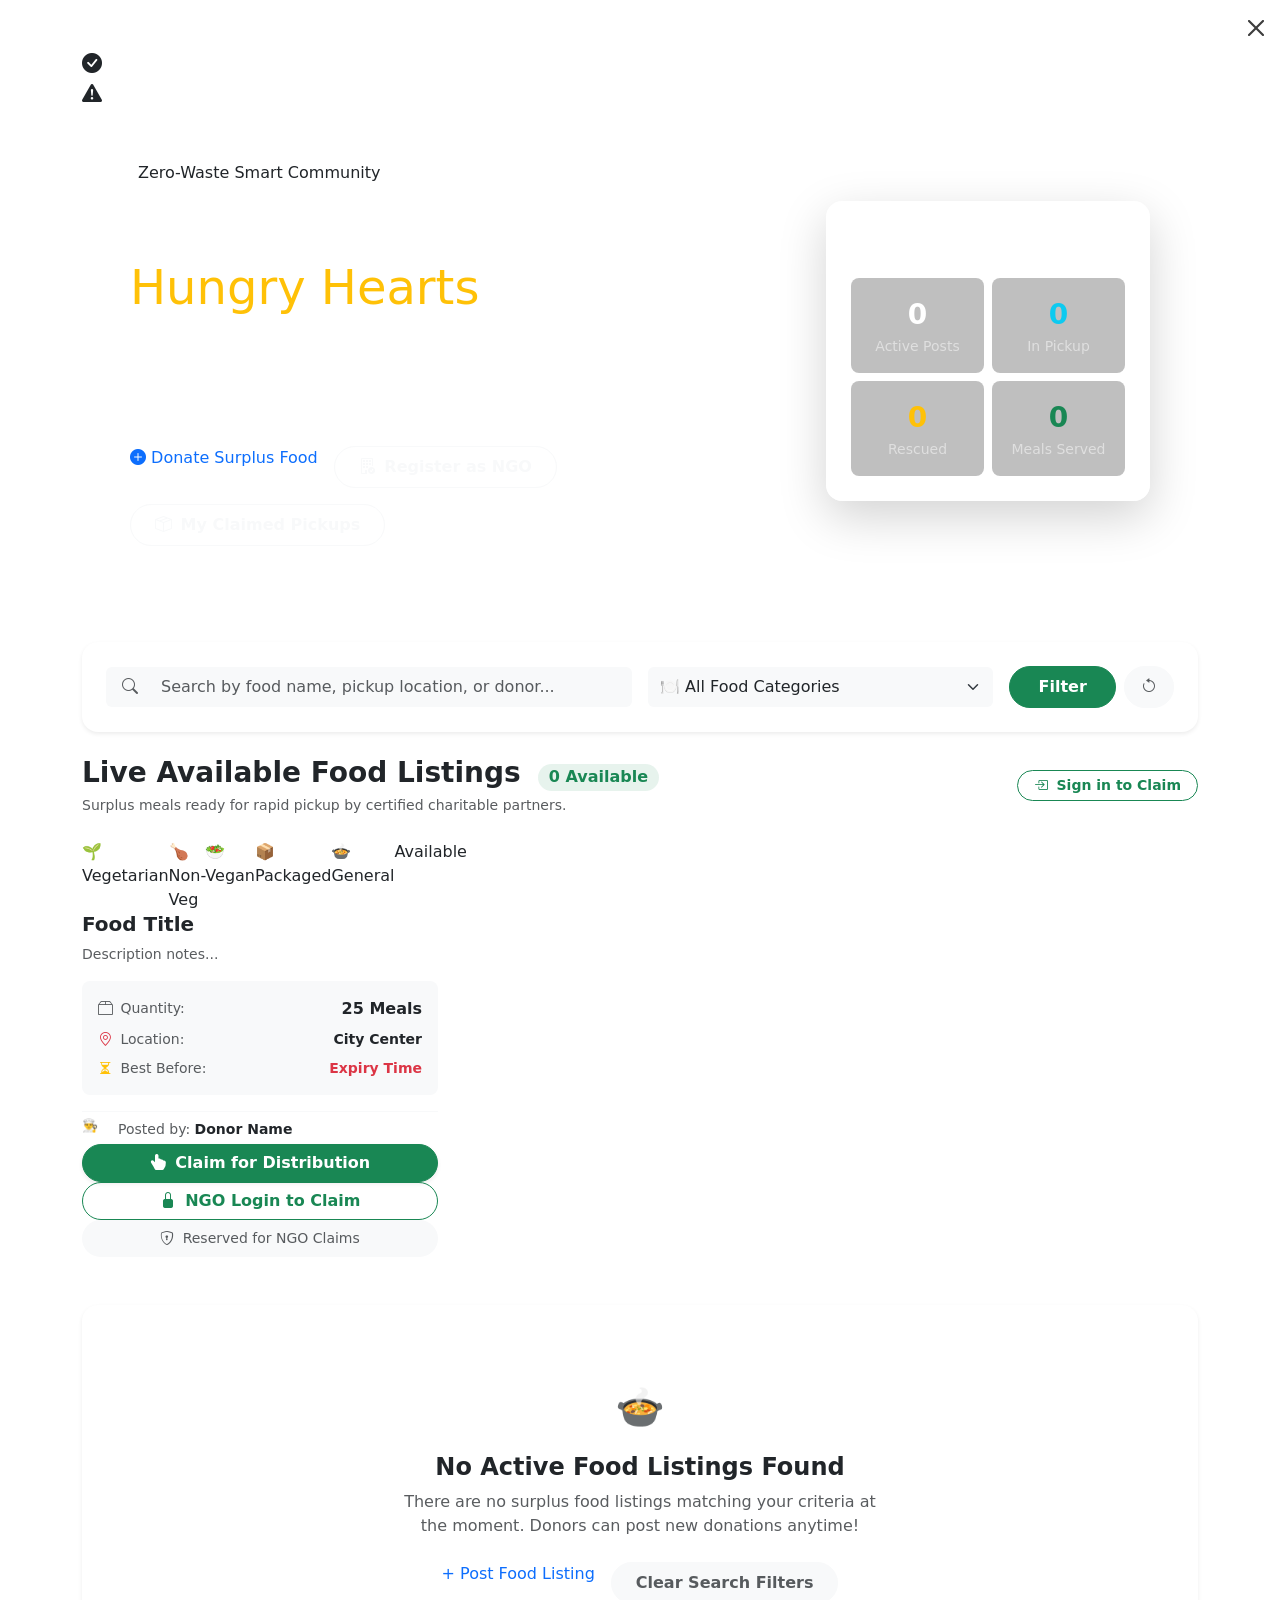
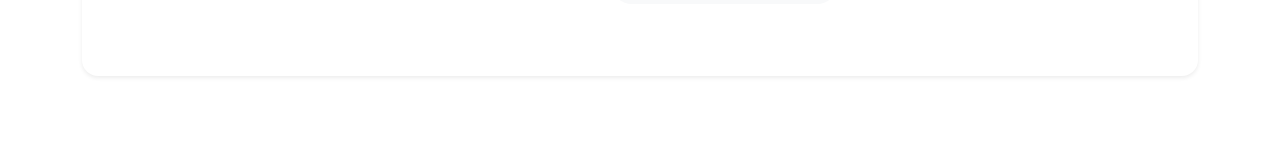
<file: src/main/resources/templates/index.html>
<!DOCTYPE html>
<html xmlns:th="http://www.thymeleaf.org" lang="en">
<head>
    <meta charset="UTF-8">
    <meta name="viewport" content="width=device-width, initial-scale=1.0">
    <title>Smart Food Donation System - Feed Hope, Reduce Waste</title>
    <!-- Bootstrap 5 CSS -->
    <link rel="stylesheet" href="https://cdn.jsdelivr.net/npm/bootstrap@5.3.2/dist/css/bootstrap.min.css">
    <link rel="stylesheet" href="https://cdn.jsdelivr.net/npm/bootstrap-icons@1.11.3/font/bootstrap-icons.min.css">
    <!-- Custom Design System Stylesheet -->
    <link rel="stylesheet" th:href="@{/css/style.css}">
</head>
<body class="d-flex flex-column min-vh-100">

<!-- Include Reusable Glassmorphism Navbar -->
<div th:replace="~{fragments/navbar :: navbar}"></div>

<main class="flex-grow-1">
    <div class="container py-4 py-lg-5">

        <!-- Flash Messages -->
        <div th:if="${successMessage}" class="custom-alert custom-alert-success alert-dismissible fade show" role="alert">
            <i class="bi bi-check-circle-fill fs-5"></i>
            <span th:text="${successMessage}"></span>
            <button type="button" class="btn-close ms-auto" data-bs-dismiss="alert" aria-label="Close"></button>
        </div>
        <div th:if="${errorMessage}" class="custom-alert custom-alert-danger alert-dismissible fade show" role="alert">
            <i class="bi bi-exclamation-triangle-fill fs-5"></i>
            <span th:text="${errorMessage}"></span>
            <button type="button" class="btn-close ms-auto" data-bs-dismiss="alert" aria-label="Close"></button>
        </div>

        <!-- Hero Section with Glassmorphism and Animated Badges -->
        <div class="hero-wrapper p-4 p-md-5 mb-5">
            <div class="row align-items-center position-relative" style="z-index: 1;">
                <div class="col-lg-8">
                    <div class="d-inline-flex align-items-center gap-2 hero-pill mb-3">
                        <span class="pulse-dot text-emerald"></span>
                        <span>Zero-Waste Smart Community</span>
                    </div>
                    <h1 class="display-5 fw-extrabold text-white mb-3">
                        Bridging Surplus Food to <span class="text-warning">Hungry Hearts</span>
                    </h1>
                    <p class="lead text-white-50 mb-4 pe-lg-5">
                        A real-time intelligent platform connecting restaurants, caterers, and food donors directly with verified NGOs to eliminate food waste and fight hunger.
                    </p>
                    <div class="d-flex flex-wrap gap-3">
                        <a th:if="${session.loggedInUser == null or session.userRole == 'DONOR'}" href="/donate" class="btn-primary-custom text-decoration-none">
                            <i class="bi bi-plus-circle-fill"></i>
                            <span>Donate Surplus Food</span>
                        </a>
                        <a th:if="${session.loggedInUser == null}" href="/register" class="btn btn-outline-light rounded-pill px-4 py-2 fw-semibold">
                            <i class="bi bi-building-check me-1"></i> Register as NGO
                        </a>
                        <a th:if="${session.loggedInUser != null and session.userRole == 'NGO'}" href="/ngo/dashboard" class="btn btn-outline-light rounded-pill px-4 py-2 fw-semibold">
                            <i class="bi bi-box-seam me-1"></i> My Claimed Pickups
                        </a>
                    </div>
                </div>

                <div class="col-lg-4 mt-4 mt-lg-0 text-center">
                    <div class="bg-white bg-opacity-10 backdrop-blur border border-white border-opacity-20 rounded-4 p-4 text-start text-white shadow-lg">
                        <div class="d-flex align-items-center gap-2 mb-3">
                            <i class="bi bi-activity text-emerald fs-4"></i>
                            <span class="fw-bold fs-6">Live Network Pulse</span>
                        </div>
                        <div class="row g-2 text-center">
                            <div class="col-6">
                                <div class="bg-black bg-opacity-25 rounded-3 p-3">
                                    <div class="fs-3 fw-bold text-emerald" th:text="${stats.availableCount}">0</div>
                                    <div class="small text-white-50">Active Posts</div>
                                </div>
                            </div>
                            <div class="col-6">
                                <div class="bg-black bg-opacity-25 rounded-3 p-3">
                                    <div class="fs-3 fw-bold text-info" th:text="${stats.claimedCount}">0</div>
                                    <div class="small text-white-50">In Pickup</div>
                                </div>
                            </div>
                            <div class="col-6">
                                <div class="bg-black bg-opacity-25 rounded-3 p-3">
                                    <div class="fs-3 fw-bold text-warning" th:text="${stats.completedCount}">0</div>
                                    <div class="small text-white-50">Rescued</div>
                                </div>
                            </div>
                            <div class="col-6">
                                <div class="bg-black bg-opacity-25 rounded-3 p-3">
                                    <div class="fs-3 fw-bold text-success" th:text="${stats.totalMealsSaved}">0</div>
                                    <div class="small text-white-50">Meals Served</div>
                                </div>
                            </div>
                        </div>
                    </div>
                </div>
            </div>
        </div>

        <!-- Search & Filter Controls -->
        <div class="card border-0 shadow-sm rounded-4 p-3 p-md-4 mb-4 bg-white">
            <form method="get" action="/" class="row g-3 align-items-center">
                <div class="col-lg-6">
                    <div class="input-group">
                        <span class="input-group-text bg-light border-0 text-muted ps-3">
                            <i class="bi bi-search"></i>
                        </span>
                        <input type="text" name="query" th:value="${searchQuery}" class="form-control bg-light border-0 py-2 fs-6" placeholder="Search by food name, pickup location, or donor...">
                    </div>
                </div>

                <div class="col-md-4 col-lg-4">
                    <select name="foodType" class="form-select bg-light border-0 py-2 fs-6" onchange="this.form.submit()">
                        <option value="ALL" th:selected="${selectedFoodType == 'ALL'}">🍽️ All Food Categories</option>
                        <option value="Vegetarian" th:selected="${selectedFoodType == 'Vegetarian'}">🌱 Vegetarian Food</option>
                        <option value="Non-Vegetarian" th:selected="${selectedFoodType == 'Non-Vegetarian'}">🍗 Non-Vegetarian Food</option>
                        <option value="Vegan" th:selected="${selectedFoodType == 'Vegan'}">🥗 Vegan Only</option>
                        <option value="Packaged / Dry Food" th:selected="${selectedFoodType == 'Packaged / Dry Food'}">📦 Packaged & Dry Food</option>
                    </select>
                </div>

                <div class="col-md-2 col-lg-2 d-flex gap-2">
                    <button type="submit" class="btn btn-success w-100 rounded-pill py-2 fw-semibold">
                        Filter
                    </button>
                    <a href="/" class="btn btn-light rounded-pill py-2 px-3 text-muted" title="Reset Filters">
                        <i class="bi bi-arrow-counterclockwise"></i>
                    </a>
                </div>
            </form>
        </div>

        <!-- Available Food Directory -->
        <div class="d-flex justify-content-between align-items-center mb-4">
            <div>
                <h3 class="fw-bold text-dark mb-1">
                    Live Available Food Listings
                    <span class="badge bg-success bg-opacity-10 text-success rounded-pill fs-6 ms-2" th:text="${#lists.size(listings)} + ' Available'">0 Available</span>
                </h3>
                <p class="text-muted small mb-0">Surplus meals ready for rapid pickup by certified charitable partners.</p>
            </div>
            <div th:if="${session.loggedInUser == null}">
                <a href="/login" class="btn btn-outline-success btn-sm rounded-pill px-3 fw-semibold">
                    <i class="bi bi-box-arrow-in-right me-1"></i> Sign in to Claim
                </a>
            </div>
        </div>

        <!-- Food Listings Grid -->
        <div class="row g-4 mb-5" th:if="${not #lists.isEmpty(listings)}">
            <div class="col-md-6 col-lg-4" th:each="item : ${listings}">
                <div class="food-card">
                    <div class="food-card-header d-flex justify-content-between align-items-start">
                        <span th:if="${item.foodType == 'Vegetarian'}" class="type-pill veg">🌱 Vegetarian</span>
                        <span th:if="${item.foodType == 'Non-Vegetarian'}" class="type-pill nonveg">🍗 Non-Veg</span>
                        <span th:if="${item.foodType == 'Vegan'}" class="type-pill veg">🥗 Vegan</span>
                        <span th:if="${item.foodType == 'Packaged / Dry Food'}" class="type-pill">📦 Packaged</span>
                        <span th:if="${item.foodType == null or (item.foodType != 'Vegetarian' and item.foodType != 'Non-Vegetarian' and item.foodType != 'Vegan' and item.foodType != 'Packaged / Dry Food')}" class="type-pill">🍲 General</span>

                        <span class="status-pill available">
                            <span class="pulse-dot"></span>
                            <span>Available</span>
                        </span>
                    </div>

                    <div class="food-card-body">
                        <h5 class="fw-bold text-dark mb-2" th:text="${item.title}">Food Title</h5>
                        <p class="text-muted small mb-3" th:if="${item.description != null and !item.description.isEmpty()}" th:text="${item.description}">
                            Description notes...
                        </p>

                        <div class="bg-light rounded-3 p-3 mb-3">
                            <div class="d-flex justify-content-between align-items-center mb-2">
                                <span class="text-muted small"><i class="bi bi-box2 me-1 text-emerald"></i> Quantity:</span>
                                <span class="fw-bold text-dark fs-6" th:text="${item.quantity} + ' ' + ${item.unit != null ? item.unit : 'Meals'}">25 Meals</span>
                            </div>
                            <div class="d-flex justify-content-between align-items-center mb-2">
                                <span class="text-muted small"><i class="bi bi-geo-alt me-1 text-danger"></i> Location:</span>
                                <span class="fw-semibold text-dark text-truncate small" style="max-width: 180px;" th:text="${item.location}">City Center</span>
                            </div>
                            <div class="d-flex justify-content-between align-items-center">
                                <span class="text-muted small"><i class="bi bi-hourglass-split me-1 text-warning"></i> Best Before:</span>
                                <span class="fw-semibold text-danger small" th:text="${#temporals.format(item.expiryTime, 'dd MMM, hh:mm a')}">Expiry Time</span>
                            </div>
                        </div>

                        <div class="d-flex align-items-center gap-2 pt-1 border-top border-light">
                            <div class="brand-badge" style="width: 28px; height: 28px; font-size: 0.8rem;">👨‍🍳</div>
                            <div class="small">
                                <span class="text-muted">Posted by: </span>
                                <span class="fw-semibold text-dark" th:text="${item.donor.name}">Donor Name</span>
                            </div>
                        </div>
                    </div>

                    <div class="food-card-footer">
                        <!-- If NGO: Trigger Clean Global Claim Modal -->
                        <div th:if="${session.loggedInUser != null and session.userRole == 'NGO'}">
                            <button type="button" class="btn btn-success w-100 rounded-pill fw-semibold shadow-sm claim-btn"
                                    th:data-id="${item.id}"
                                    th:data-title="${item.title}"
                                    th:data-quantity="${item.quantity} + ' ' + ${item.unit != null ? item.unit : 'Meals'}"
                                    th:data-location="${item.location}">
                                <i class="bi bi-hand-index-thumb-fill me-1"></i> Claim for Distribution
                            </button>
                        </div>

                        <!-- If Guest: Prompt Login -->
                        <div th:if="${session.loggedInUser == null}">
                            <a href="/login" class="btn btn-outline-success w-100 rounded-pill fw-semibold">
                                <i class="bi bi-lock-fill me-1"></i> NGO Login to Claim
                            </a>
                        </div>

                        <!-- If Donor: Informational pill -->
                        <div th:if="${session.loggedInUser != null and session.userRole == 'DONOR'}">
                            <span class="d-block text-center text-muted small py-2 bg-light rounded-pill">
                                <i class="bi bi-shield-lock me-1"></i> Reserved for NGO Claims
                            </span>
                        </div>
                    </div>
                </div>
            </div>
        </div>

        <!-- Empty State -->
        <div th:if="${#lists.isEmpty(listings)}" class="card border-0 shadow-sm rounded-4 p-5 text-center bg-white my-4">
            <div class="py-4">
                <div class="fs-1 mb-3">🍲</div>
                <h4 class="fw-bold text-dark mb-2">No Active Food Listings Found</h4>
                <p class="text-muted mx-auto" style="max-width: 480px;">
                    There are no surplus food listings matching your criteria at the moment. Donors can post new donations anytime!
                </p>
                <div class="d-flex justify-content-center gap-3 mt-4">
                    <a th:if="${session.loggedInUser != null and session.userRole == 'DONOR'}" href="/donate" class="btn-primary-custom text-decoration-none">
                        + Post Food Listing
                    </a>
                    <a href="/" class="btn btn-light rounded-pill px-4 py-2 fw-semibold text-muted">
                        Clear Search Filters
                    </a>
                </div>
            </div>
        </div>

    </div>
</main>

<!-- Single Global Claim Modal (Placed outside grid to prevent hover/transform flickering) -->
<div class="modal fade" id="globalClaimModal" tabindex="-1" aria-labelledby="globalClaimModalLabel" aria-hidden="true">
    <div class="modal-dialog modal-dialog-centered">
        <div class="modal-content rounded-4 border-0 shadow-lg">
            <div class="modal-header border-0 pb-0">
                <h5 class="modal-title fw-bold text-dark" id="globalClaimModalLabel">Confirm Food Claim</h5>
                <button type="button" class="btn-close" data-bs-dismiss="modal" aria-label="Close"></button>
            </div>
            <div class="modal-body py-4">
                <p class="mb-3 text-secondary">Are you sure your NGO is ready to pick up and distribute this food provision?</p>
                <div class="bg-light p-3 rounded-3 mb-3 border">
                    <div class="fw-bold text-dark fs-5" id="modalClaimTitle">Food Title</div>
                    <div class="text-muted small mt-1">
                        <i class="bi bi-box2 me-1 text-success"></i> <span id="modalClaimQuantity">Quantity</span> &nbsp;|&nbsp;
                        <i class="bi bi-geo-alt me-1 text-danger"></i> <span id="modalClaimLocation">Location</span>
                    </div>
                </div>
                <div class="small text-muted d-flex align-items-start gap-2">
                    <i class="bi bi-info-circle-fill text-primary mt-1"></i>
                    <span>Once claimed, the donor's direct contact phone number will be unlocked on your dashboard for immediate pickup coordination.</span>
                </div>
            </div>
            <div class="modal-footer border-0 pt-0">
                <button type="button" class="btn btn-light rounded-pill px-4" data-bs-dismiss="modal">Cancel</button>
                <a id="modalClaimConfirmBtn" href="#" class="btn btn-success rounded-pill px-4 fw-semibold">
                    Yes, Confirm Claim
                </a>
            </div>
        </div>
    </div>
</div>

<!-- Include Reusable Footer -->
<div th:replace="~{fragments/footer :: footer}"></div>

<!-- Bootstrap JS Bundle -->
<script src="https://cdn.jsdelivr.net/npm/bootstrap@5.3.2/dist/js/bootstrap.bundle.min.js"></script>
<script>
    document.addEventListener('DOMContentLoaded', function () {
        const claimModalEl = document.getElementById('globalClaimModal');
        if (!claimModalEl) return;
        const claimModal = new bootstrap.Modal(claimModalEl);

        document.querySelectorAll('.claim-btn').forEach(btn => {
            btn.addEventListener('click', function () {
                const id = this.getAttribute('data-id');
                const title = this.getAttribute('data-title');
                const quantity = this.getAttribute('data-quantity');
                const location = this.getAttribute('data-location');

                document.getElementById('modalClaimTitle').textContent = title || 'Food Listing';
                document.getElementById('modalClaimQuantity').textContent = quantity || '';
                document.getElementById('modalClaimLocation').textContent = location || '';
                document.getElementById('modalClaimConfirmBtn').setAttribute('href', '/claim/' + id);

                claimModal.show();
            });
        });
    });
</script>
</body>
</html>
</file>
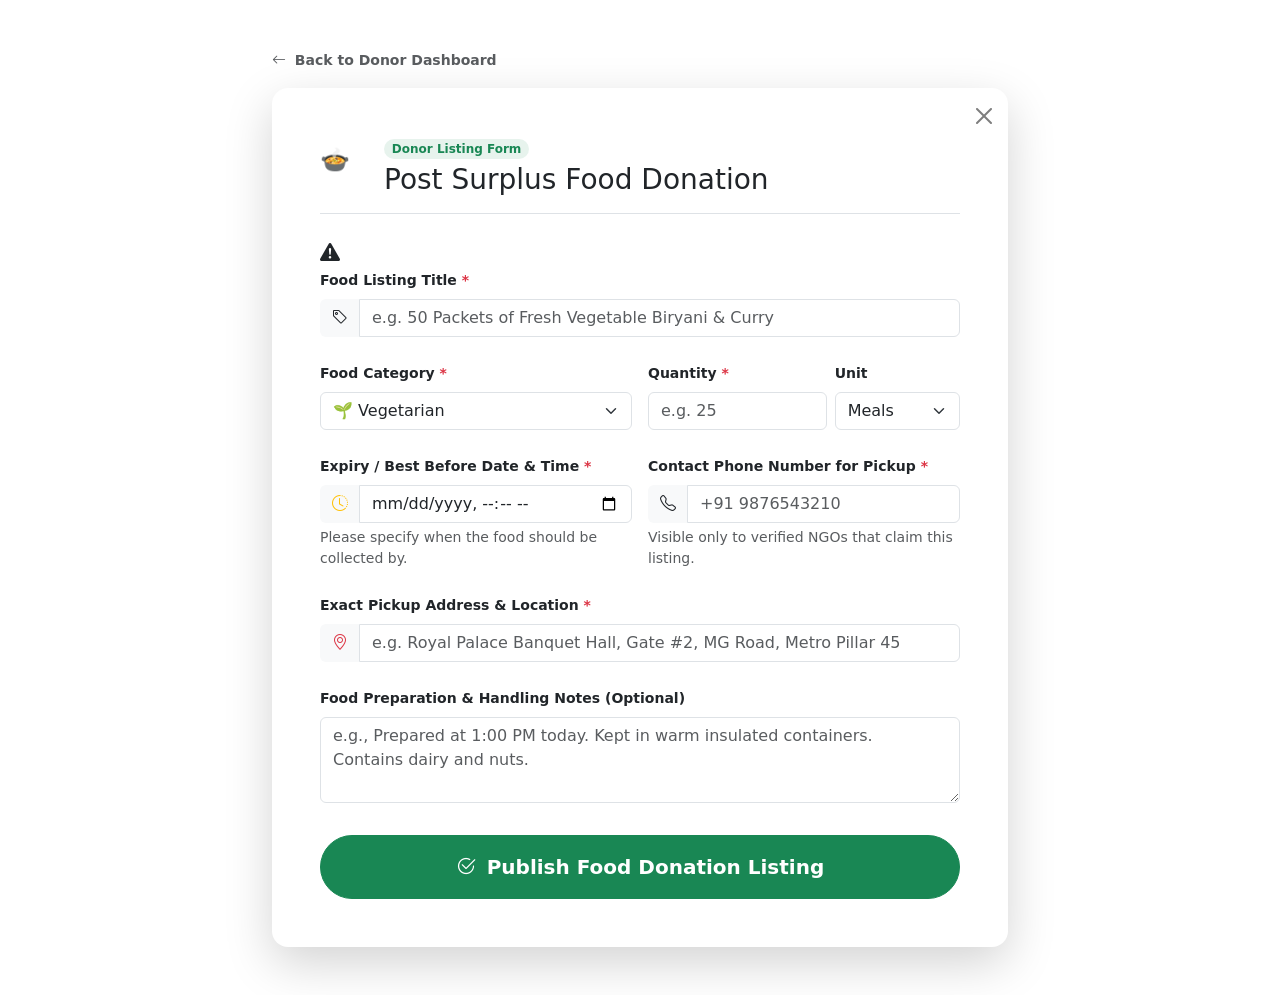
<file: src/main/resources/templates/donate.html>
<!DOCTYPE html>
<html xmlns:th="http://www.thymeleaf.org" lang="en">
<head>
    <meta charset="UTF-8">
    <meta name="viewport" content="width=device-width, initial-scale=1.0">
    <title>Post Food Donation - Smart Food Donation System</title>
    <!-- Bootstrap 5 CSS -->
    <link rel="stylesheet" href="https://cdn.jsdelivr.net/npm/bootstrap@5.3.2/dist/css/bootstrap.min.css">
    <link rel="stylesheet" href="https://cdn.jsdelivr.net/npm/bootstrap-icons@1.11.3/font/bootstrap-icons.min.css">
    <!-- Custom Design System Stylesheet -->
    <link rel="stylesheet" th:href="@{/css/style.css}">
</head>
<body class="d-flex flex-column min-vh-100">

<!-- Include Reusable Navbar -->
<div th:replace="~{fragments/navbar :: navbar}"></div>

<main class="flex-grow-1 py-4 py-lg-5">
    <div class="container">
        <div class="row justify-content-center">
            <div class="col-lg-8">

                <!-- Breadcrumb / Back button -->
                <div class="mb-3">
                    <a href="/donor/dashboard" class="text-decoration-none text-muted small fw-semibold">
                        <i class="bi bi-arrow-left me-1"></i> Back to Donor Dashboard
                    </a>
                </div>

                <div class="card border-0 shadow-lg rounded-4 p-4 p-md-5 bg-white">
                    <div class="d-flex align-items-center gap-3 mb-4 pb-3 border-bottom">
                        <div class="brand-badge" style="width: 48px; height: 48px; font-size: 1.5rem;">🍲</div>
                        <div>
                            <span class="badge bg-success bg-opacity-10 text-success rounded-pill fw-bold mb-1">Donor Listing Form</span>
                            <h3 class="fw-extrabold text-dark mb-0">Post Surplus Food Donation</h3>
                        </div>
                    </div>

                    <!-- Error Alert -->
                    <div th:if="${errorMessage}" class="custom-alert custom-alert-danger alert-dismissible fade show" role="alert">
                        <i class="bi bi-exclamation-triangle-fill fs-5"></i>
                        <span th:text="${errorMessage}"></span>
                        <button type="button" class="btn-close ms-auto" data-bs-dismiss="alert" aria-label="Close"></button>
                    </div>

                    <form th:action="@{/donate}" th:object="${listing}" method="post">
                        <!-- Food Title -->
                        <div class="mb-4">
                            <label class="form-label fw-bold text-dark small">
                                Food Listing Title <span class="text-danger">*</span>
                            </label>
                            <div class="input-group">
                                <span class="input-group-text bg-light border-0"><i class="bi bi-tag text-emerald"></i></span>
                                <input type="text" th:field="*{title}" class="form-control form-control-custom" required placeholder="e.g. 50 Packets of Fresh Vegetable Biryani & Curry">
                            </div>
                        </div>

                        <!-- Category & Unit -->
                        <div class="row g-3 mb-4">
                            <div class="col-md-6">
                                <label class="form-label fw-bold text-dark small">
                                    Food Category <span class="text-danger">*</span>
                                </label>
                                <select th:field="*{foodType}" class="form-select form-select-custom" required>
                                    <option value="Vegetarian">🌱 Vegetarian</option>
                                    <option value="Non-Vegetarian">🍗 Non-Vegetarian</option>
                                    <option value="Vegan">🥗 Vegan</option>
                                    <option value="Packaged / Dry Food">📦 Packaged / Dry Food</option>
                                </select>
                            </div>

                            <div class="col-md-6">
                                <div class="row g-2">
                                    <div class="col-7">
                                        <label class="form-label fw-bold text-dark small">
                                            Quantity <span class="text-danger">*</span>
                                        </label>
                                        <input type="number" th:field="*{quantity}" min="1" class="form-control form-control-custom" required placeholder="e.g. 25">
                                    </div>
                                    <div class="col-5">
                                        <label class="form-label fw-bold text-dark small">Unit</label>
                                        <select th:field="*{unit}" class="form-select form-select-custom">
                                            <option value="Meals">Meals</option>
                                            <option value="Kg">Kg</option>
                                            <option value="Boxes">Boxes</option>
                                            <option value="Packets">Packets</option>
                                            <option value="Portions">Portions</option>
                                        </select>
                                    </div>
                                </div>
                            </div>
                        </div>

                        <!-- Expiry Time & Contact Phone -->
                        <div class="row g-3 mb-4">
                            <div class="col-md-6">
                                <label class="form-label fw-bold text-dark small">
                                    Expiry / Best Before Date & Time <span class="text-danger">*</span>
                                </label>
                                <div class="input-group">
                                    <span class="input-group-text bg-light border-0"><i class="bi bi-clock-history text-warning"></i></span>
                                    <input type="datetime-local" th:field="*{expiryTime}" class="form-control form-control-custom" required>
                                </div>
                                <div class="form-text small text-muted">Please specify when the food should be collected by.</div>
                            </div>

                            <div class="col-md-6">
                                <label class="form-label fw-bold text-dark small">
                                    Contact Phone Number for Pickup <span class="text-danger">*</span>
                                </label>
                                <div class="input-group">
                                    <span class="input-group-text bg-light border-0"><i class="bi bi-telephone text-emerald"></i></span>
                                    <input type="tel" th:field="*{contactPhone}" class="form-control form-control-custom" required placeholder="+91 9876543210">
                                </div>
                                <div class="form-text small text-muted">Visible only to verified NGOs that claim this listing.</div>
                            </div>
                        </div>

                        <!-- Pickup Location -->
                        <div class="mb-4">
                            <label class="form-label fw-bold text-dark small">
                                Exact Pickup Address & Location <span class="text-danger">*</span>
                            </label>
                            <div class="input-group">
                                <span class="input-group-text bg-light border-0"><i class="bi bi-geo-alt text-danger"></i></span>
                                <input type="text" th:field="*{location}" class="form-control form-control-custom" required placeholder="e.g. Royal Palace Banquet Hall, Gate #2, MG Road, Metro Pillar 45">
                            </div>
                        </div>

                        <!-- Description & Handling Notes -->
                        <div class="mb-4">
                            <label class="form-label fw-bold text-dark small">
                                Food Preparation & Handling Notes (Optional)
                            </label>
                            <textarea th:field="*{description}" rows="3" class="form-control form-control-custom" placeholder="e.g., Prepared at 1:00 PM today. Kept in warm insulated containers. Contains dairy and nuts."></textarea>
                        </div>

                        <div class="d-grid gap-2 pt-2">
                            <button type="submit" class="btn btn-success btn-lg rounded-pill fw-semibold shadow-md py-3">
                                <i class="bi bi-check2-circle me-1"></i> Publish Food Donation Listing
                            </button>
                        </div>
                    </form>
                </div>

            </div>
        </div>
    </div>
</main>

<!-- Include Reusable Footer -->
<div th:replace="~{fragments/footer :: footer}"></div>

<!-- Bootstrap JS Bundle -->
<script src="https://cdn.jsdelivr.net/npm/bootstrap@5.3.2/dist/js/bootstrap.bundle.min.js"></script>
</body>
</html>
</file>
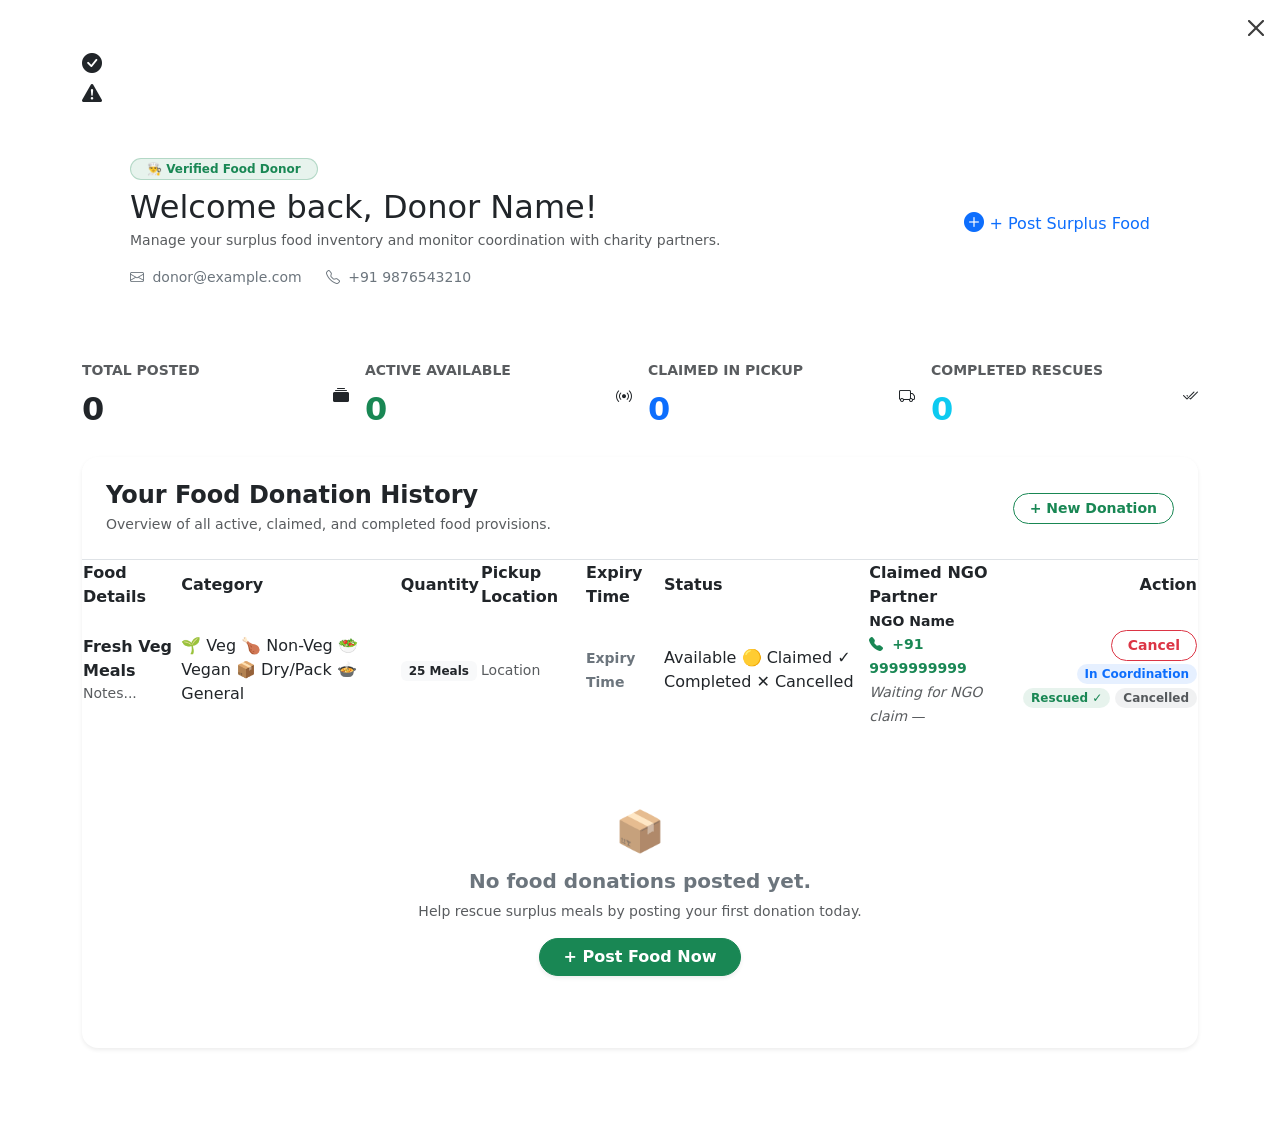
<file: src/main/resources/templates/donor-dashboard.html>
<!DOCTYPE html>
<html xmlns:th="http://www.thymeleaf.org" lang="en">
<head>
    <meta charset="UTF-8">
    <meta name="viewport" content="width=device-width, initial-scale=1.0">
    <title>Donor Dashboard - Smart Food Donation</title>
    <!-- Bootstrap 5 CSS -->
    <link rel="stylesheet" href="https://cdn.jsdelivr.net/npm/bootstrap@5.3.2/dist/css/bootstrap.min.css">
    <link rel="stylesheet" href="https://cdn.jsdelivr.net/npm/bootstrap-icons@1.11.3/font/bootstrap-icons.min.css">
    <!-- Custom Design System Stylesheet -->
    <link rel="stylesheet" th:href="@{/css/style.css}">
</head>
<body class="d-flex flex-column min-vh-100">

<!-- Include Reusable Navbar -->
<div th:replace="~{fragments/navbar :: navbar}"></div>

<main class="flex-grow-1">
    <div class="container py-4 py-lg-5">

        <!-- Flash Messages -->
        <div th:if="${successMessage}" class="custom-alert custom-alert-success alert-dismissible fade show" role="alert">
            <i class="bi bi-check-circle-fill fs-5"></i>
            <span th:text="${successMessage}"></span>
            <button type="button" class="btn-close ms-auto" data-bs-dismiss="alert" aria-label="Close"></button>
        </div>
        <div th:if="${errorMessage}" class="custom-alert custom-alert-danger alert-dismissible fade show" role="alert">
            <i class="bi bi-exclamation-triangle-fill fs-5"></i>
            <span th:text="${errorMessage}"></span>
            <button type="button" class="btn-close ms-auto" data-bs-dismiss="alert" aria-label="Close"></button>
        </div>

        <!-- Donor Header Profile Card -->
        <div class="modern-card p-4 p-md-5 mb-4">
            <div class="row align-items-center">
                <div class="col-lg-8">
                    <div class="d-inline-flex align-items-center gap-2 mb-2">
                        <span class="badge bg-success bg-opacity-10 text-success border border-success border-opacity-25 px-3 py-1 rounded-pill fw-bold">
                            👨‍🍳 Verified Food Donor
                        </span>
                    </div>
                    <h2 class="fw-extrabold text-dark mb-1">
                        Welcome back, <span class="text-emerald" th:text="${user.name}">Donor Name</span>!
                    </h2>
                    <p class="text-muted small mb-3">Manage your surplus food inventory and monitor coordination with charity partners.</p>
                    <div class="d-flex flex-wrap gap-4 text-secondary small">
                        <div><i class="bi bi-envelope text-emerald me-1"></i> <span th:text="${user.email}">donor@example.com</span></div>
                        <div><i class="bi bi-telephone text-emerald me-1"></i> <span th:text="${user.phone}">+91 9876543210</span></div>
                    </div>
                </div>
                <div class="col-lg-4 text-lg-end mt-4 mt-lg-0">
                    <a href="/donate" class="btn-primary-custom text-decoration-none shadow-md">
                        <i class="bi bi-plus-circle-fill fs-5"></i>
                        <span>+ Post Surplus Food</span>
                    </a>
                </div>
            </div>
        </div>

        <!-- Real-time Stats Grid -->
        <div class="row g-3 mb-4">
            <div class="col-sm-6 col-lg-3">
                <div class="stat-card">
                    <div class="d-flex align-items-center justify-content-between">
                        <div>
                            <div class="text-muted small fw-semibold text-uppercase">Total Posted</div>
                            <div class="fs-2 fw-bold text-dark mt-1" th:text="${stats.totalDonations}">0</div>
                        </div>
                        <div class="stat-icon emerald">
                            <i class="bi bi-collection-fill"></i>
                        </div>
                    </div>
                </div>
            </div>

            <div class="col-sm-6 col-lg-3">
                <div class="stat-card">
                    <div class="d-flex align-items-center justify-content-between">
                        <div>
                            <div class="text-muted small fw-semibold text-uppercase">Active Available</div>
                            <div class="fs-2 fw-bold text-success mt-1" th:text="${stats.activeCount}">0</div>
                        </div>
                        <div class="stat-icon emerald">
                            <i class="bi bi-broadcast"></i>
                        </div>
                    </div>
                </div>
            </div>

            <div class="col-sm-6 col-lg-3">
                <div class="stat-card">
                    <div class="d-flex align-items-center justify-content-between">
                        <div>
                            <div class="text-muted small fw-semibold text-uppercase">Claimed In Pickup</div>
                            <div class="fs-2 fw-bold text-primary mt-1" th:text="${stats.claimedCount}">0</div>
                        </div>
                        <div class="stat-icon blue">
                            <i class="bi bi-truck"></i>
                        </div>
                    </div>
                </div>
            </div>

            <div class="col-sm-6 col-lg-3">
                <div class="stat-card">
                    <div class="d-flex align-items-center justify-content-between">
                        <div>
                            <div class="text-muted small fw-semibold text-uppercase">Completed Rescues</div>
                            <div class="fs-2 fw-bold text-info mt-1" th:text="${stats.completedCount}">0</div>
                        </div>
                        <div class="stat-icon purple">
                            <i class="bi bi-check2-all"></i>
                        </div>
                    </div>
                </div>
            </div>
        </div>

        <!-- Inventory List Table -->
        <div class="card border-0 shadow-sm rounded-4 overflow-hidden bg-white mb-5">
            <div class="p-4 border-bottom bg-white d-flex justify-content-between align-items-center">
                <div>
                    <h4 class="fw-bold text-dark mb-1">Your Food Donation History</h4>
                    <p class="text-muted small mb-0">Overview of all active, claimed, and completed food provisions.</p>
                </div>
                <a href="/donate" class="btn btn-outline-success btn-sm rounded-pill px-3 fw-semibold">
                    + New Donation
                </a>
            </div>

            <div class="table-responsive">
                <table class="table-modern">
                    <thead>
                    <tr>
                        <th>Food Details</th>
                        <th>Category</th>
                        <th>Quantity</th>
                        <th>Pickup Location</th>
                        <th>Expiry Time</th>
                        <th>Status</th>
                        <th>Claimed NGO Partner</th>
                        <th class="text-end">Action</th>
                    </tr>
                    </thead>
                    <tbody>
                    <tr th:each="item : ${listings}">
                        <td>
                            <div class="fw-bold text-dark" th:text="${item.title}">Fresh Veg Meals</div>
                            <div class="text-muted small" th:if="${item.description != null and !item.description.isEmpty()}" th:text="${item.description}">Notes...</div>
                        </td>
                        <td>
                            <span th:if="${item.foodType == 'Vegetarian'}" class="type-pill veg">🌱 Veg</span>
                            <span th:if="${item.foodType == 'Non-Vegetarian'}" class="type-pill nonveg">🍗 Non-Veg</span>
                            <span th:if="${item.foodType == 'Vegan'}" class="type-pill veg">🥗 Vegan</span>
                            <span th:if="${item.foodType == 'Packaged / Dry Food'}" class="type-pill">📦 Dry/Pack</span>
                            <span th:if="${item.foodType == null or (item.foodType != 'Vegetarian' and item.foodType != 'Non-Vegetarian' and item.foodType != 'Vegan' and item.foodType != 'Packaged / Dry Food')}" class="type-pill">🍲 General</span>
                        </td>
                        <td>
                            <span class="badge bg-light text-dark fw-bold px-2 py-1" th:text="${item.quantity} + ' ' + ${item.unit != null ? item.unit : 'Meals'}">25 Meals</span>
                        </td>
                        <td>
                            <span class="text-muted small" th:text="${item.location}">Location</span>
                        </td>
                        <td>
                            <span class="small fw-semibold text-secondary" th:text="${#temporals.format(item.expiryTime, 'dd MMM, hh:mm a')}">Expiry Time</span>
                        </td>
                        <td>
                            <span th:if="${item.status == 'AVAILABLE'}" class="status-pill available">
                                <span class="pulse-dot"></span> Available
                            </span>
                            <span th:if="${item.status == 'CLAIMED'}" class="status-pill claimed">
                                🟡 Claimed
                            </span>
                            <span th:if="${item.status == 'COMPLETED'}" class="status-pill completed">
                                ✓ Completed
                            </span>
                            <span th:if="${item.status == 'CANCELLED'}" class="status-pill cancelled">
                                ✕ Cancelled
                            </span>
                        </td>
                        <td>
                            <div th:if="${item.receiver != null}">
                                <div class="fw-bold text-dark small" th:text="${item.receiver.name}">NGO Name</div>
                                <a th:href="'tel:' + ${item.receiver.phone}" class="text-decoration-none text-success small fw-semibold">
                                    <i class="bi bi-telephone-fill me-1"></i> <span th:text="${item.receiver.phone}">+91 9999999999</span>
                                </a>
                            </div>
                            <span th:if="${item.receiver == null and item.status == 'AVAILABLE'}" class="text-muted small fst-italic">
                                Waiting for NGO claim
                            </span>
                            <span th:if="${item.receiver == null and item.status != 'AVAILABLE'}" class="text-muted small">
                                —
                            </span>
                        </td>
                        <td class="text-end">
                            <!-- Cancel Action Button -->
                            <div th:if="${item.status == 'AVAILABLE'}">
                                <button type="button" class="btn btn-sm btn-outline-danger rounded-pill px-3 fw-semibold cancel-btn"
                                        th:data-id="${item.id}"
                                        th:data-title="${item.title}"
                                        th:data-details="${item.quantity} + ' ' + ${item.unit != null ? item.unit : 'Meals'} + ' at ' + ${item.location}">
                                    Cancel
                                </button>
                            </div>

                            <span th:if="${item.status == 'CLAIMED'}" class="badge bg-primary bg-opacity-10 text-primary rounded-pill px-2 py-1 small">
                                In Coordination
                            </span>
                            <span th:if="${item.status == 'COMPLETED'}" class="badge bg-success bg-opacity-10 text-success rounded-pill px-2 py-1 small">
                                Rescued ✓
                            </span>
                            <span th:if="${item.status == 'CANCELLED'}" class="badge bg-secondary bg-opacity-10 text-muted rounded-pill px-2 py-1 small">
                                Cancelled
                            </span>
                        </td>
                    </tr>

                    <tr th:if="${#lists.isEmpty(listings)}">
                        <td colspan="8" class="text-center text-muted py-5">
                            <div class="py-4">
                                <div class="fs-1 mb-2">📦</div>
                                <h5 class="fw-bold text-secondary">No food donations posted yet.</h5>
                                <p class="small text-muted mb-3">Help rescue surplus meals by posting your first donation today.</p>
                                <a href="/donate" class="btn btn-success rounded-pill px-4 fw-semibold shadow-sm">+ Post Food Now</a>
                            </div>
                        </td>
                    </tr>
                    </tbody>
                </table>
            </div>
        </div>

    </div>
</main>

<!-- Single Global Cancel Modal (Placed outside table to prevent row-hover jitter) -->
<div class="modal fade" id="globalCancelModal" tabindex="-1" aria-labelledby="globalCancelModalLabel" aria-hidden="true">
    <div class="modal-dialog modal-dialog-centered">
        <div class="modal-content rounded-4 border-0 shadow-lg text-start">
            <div class="modal-header border-0 pb-0">
                <h5 class="modal-title fw-bold text-danger" id="globalCancelModalLabel">Cancel Food Donation</h5>
                <button type="button" class="btn-close" data-bs-dismiss="modal" aria-label="Close"></button>
            </div>
            <div class="modal-body py-3">
                <p class="text-secondary">Are you sure you want to cancel this food donation listing? It will no longer be visible to NGO partners.</p>
                <div class="bg-light p-3 rounded-3 border mb-2">
                    <div class="fw-bold text-dark fs-5" id="modalCancelTitle">Item Title</div>
                    <div class="text-muted small mt-1" id="modalCancelDetails">Details</div>
                </div>
            </div>
            <div class="modal-footer border-0 pt-0">
                <button type="button" class="btn btn-light rounded-pill px-4" data-bs-dismiss="modal">Keep Active</button>
                <a id="modalCancelConfirmBtn" href="#" class="btn btn-danger rounded-pill px-4 fw-semibold">
                    Confirm Cancellation
                </a>
            </div>
        </div>
    </div>
</div>

<!-- Include Reusable Footer -->
<div th:replace="~{fragments/footer :: footer}"></div>

<!-- Bootstrap JS Bundle -->
<script src="https://cdn.jsdelivr.net/npm/bootstrap@5.3.2/dist/js/bootstrap.bundle.min.js"></script>
<script>
    document.addEventListener('DOMContentLoaded', function () {
        const cancelModalEl = document.getElementById('globalCancelModal');
        if (!cancelModalEl) return;
        const cancelModal = new bootstrap.Modal(cancelModalEl);

        document.querySelectorAll('.cancel-btn').forEach(btn => {
            btn.addEventListener('click', function () {
                const id = this.getAttribute('data-id');
                const title = this.getAttribute('data-title');
                const details = this.getAttribute('data-details');

                document.getElementById('modalCancelTitle').textContent = title || 'Food Donation';
                document.getElementById('modalCancelDetails').textContent = details || '';
                document.getElementById('modalCancelConfirmBtn').setAttribute('href', '/cancel/' + id);

                cancelModal.show();
            });
        });
    });
</script>
</body>
</html>
</file>
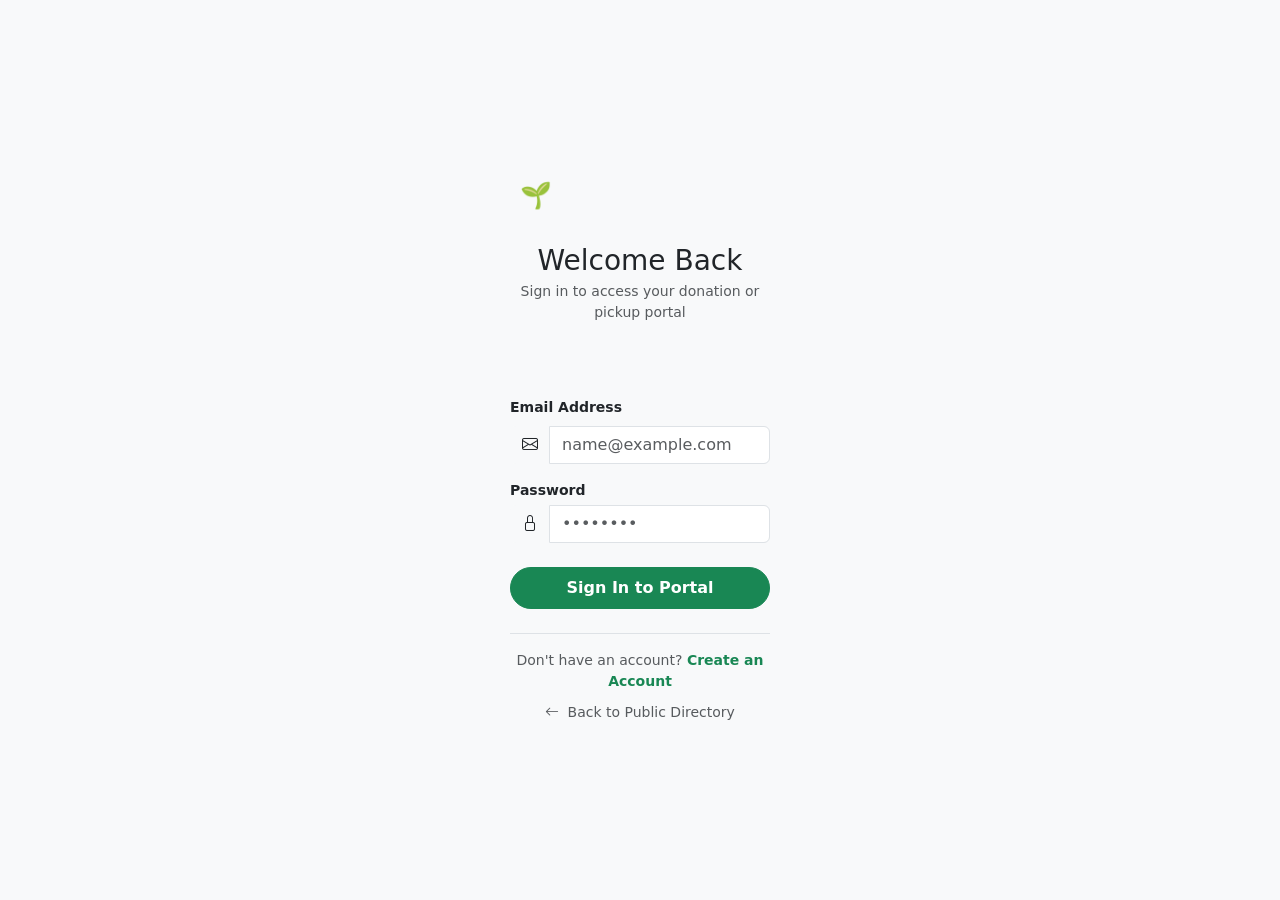
<file: src/main/resources/templates/login.html>
<!DOCTYPE html>
<html xmlns:th="http://www.thymeleaf.org" lang="en">
<head>
    <meta charset="UTF-8">
    <meta name="viewport" content="width=device-width, initial-scale=1.0">
    <title>Sign In - Smart Food Donation System</title>
    <!-- Bootstrap 5 CSS -->
    <link rel="stylesheet" href="https://cdn.jsdelivr.net/npm/bootstrap@5.3.2/dist/css/bootstrap.min.css">
    <link rel="stylesheet" href="https://cdn.jsdelivr.net/npm/bootstrap-icons@1.11.3/font/bootstrap-icons.min.css">
    <!-- Custom Design System Stylesheet -->
    <link rel="stylesheet" th:href="@{/css/style.css}">
</head>
<body class="d-flex flex-column min-vh-100 bg-light">

<!-- Include Reusable Navbar -->
<div th:replace="~{fragments/navbar :: navbar}"></div>

<main class="flex-grow-1 d-flex align-items-center py-5">
    <div class="container">
        <div class="row justify-content-center">
            <div class="col-md-7 col-lg-5 col-xl-4">

                <div class="auth-card p-4 p-md-5">
                    <div class="text-center mb-4">
                        <div class="brand-badge mb-3" style="width: 52px; height: 52px; font-size: 1.6rem;">🌱</div>
                        <h3 class="fw-extrabold text-dark mb-1">Welcome Back</h3>
                        <p class="text-muted small">Sign in to access your donation or pickup portal</p>
                    </div>

                    <!-- Flash / Error Alerts -->
                    <div th:if="${successMessage}" class="custom-alert custom-alert-success small py-2" th:text="${successMessage}"></div>
                    <div th:if="${error}" class="custom-alert custom-alert-danger small py-2" th:text="${error}"></div>
                    <div th:if="${errorMessage}" class="custom-alert custom-alert-danger small py-2" th:text="${errorMessage}"></div>

                    <form th:action="@{/login}" method="post">
                        <div class="mb-3">
                            <label class="form-label fw-bold text-dark small">Email Address</label>
                            <div class="input-group">
                                <span class="input-group-text bg-light border-0"><i class="bi bi-envelope text-emerald"></i></span>
                                <input type="email" name="email" class="form-control form-control-custom" required placeholder="name@example.com">
                            </div>
                        </div>

                        <div class="mb-4">
                            <div class="d-flex justify-content-between align-items-center mb-1">
                                <label class="form-label fw-bold text-dark small mb-0">Password</label>
                            </div>
                            <div class="input-group">
                                <span class="input-group-text bg-light border-0"><i class="bi bi-lock text-emerald"></i></span>
                                <input type="password" name="password" class="form-control form-control-custom" required placeholder="••••••••">
                            </div>
                        </div>

                        <button type="submit" class="btn btn-success btn-lg w-100 rounded-pill fw-semibold shadow-md py-2 fs-6">
                            Sign In to Portal
                        </button>
                    </form>

                    <div class="text-center mt-4 pt-3 border-top">
                        <p class="text-muted small mb-2">
                            Don't have an account?
                            <a href="/register" class="text-success fw-bold text-decoration-none">Create an Account</a>
                        </p>
                        <a href="/" class="text-muted small text-decoration-none">
                            <i class="bi bi-arrow-left me-1"></i> Back to Public Directory
                        </a>
                    </div>
                </div>

            </div>
        </div>
    </div>
</main>

<!-- Include Reusable Footer -->
<div th:replace="~{fragments/footer :: footer}"></div>

<!-- Bootstrap JS Bundle -->
<script src="https://cdn.jsdelivr.net/npm/bootstrap@5.3.2/dist/js/bootstrap.bundle.min.js"></script>
</body>
</html>
</file>
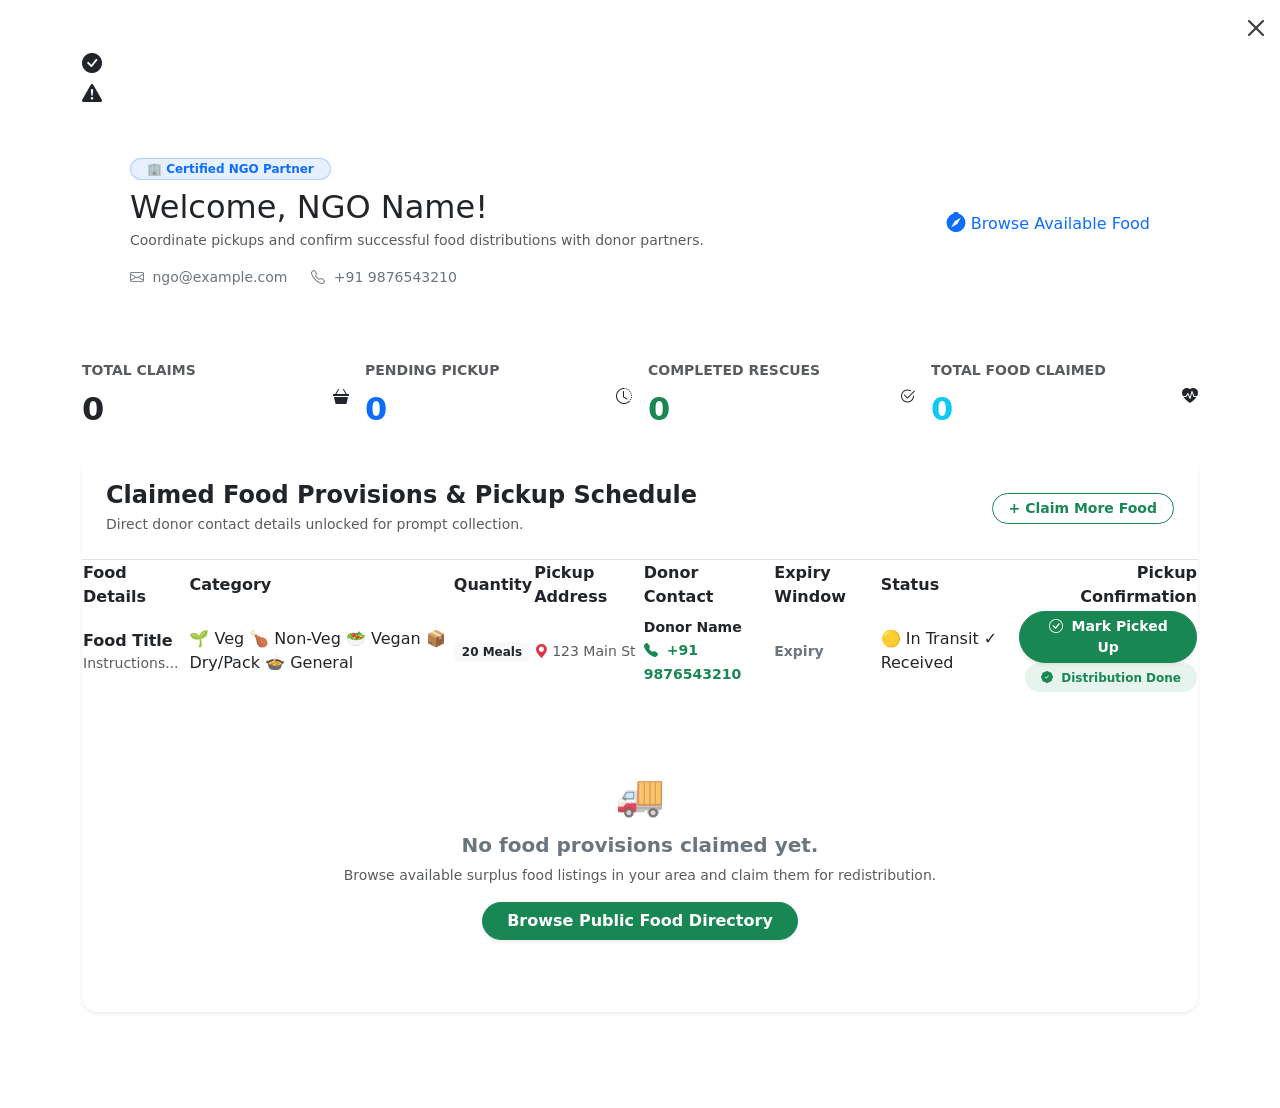
<file: src/main/resources/templates/reciever-dashboard.html>
<!DOCTYPE html>
<html xmlns:th="http://www.thymeleaf.org" lang="en">
<head>
    <meta charset="UTF-8">
    <meta name="viewport" content="width=device-width, initial-scale=1.0">
    <title>NGO Receiver Dashboard - Smart Food Donation</title>
    <!-- Bootstrap 5 CSS -->
    <link rel="stylesheet" href="https://cdn.jsdelivr.net/npm/bootstrap@5.3.2/dist/css/bootstrap.min.css">
    <link rel="stylesheet" href="https://cdn.jsdelivr.net/npm/bootstrap-icons@1.11.3/font/bootstrap-icons.min.css">
    <!-- Custom Design System Stylesheet -->
    <link rel="stylesheet" th:href="@{/css/style.css}">
</head>
<body class="d-flex flex-column min-vh-100">

<!-- Include Reusable Navbar -->
<div th:replace="~{fragments/navbar :: navbar}"></div>

<main class="flex-grow-1">
    <div class="container py-4 py-lg-5">

        <!-- Flash Messages -->
        <div th:if="${successMessage}" class="custom-alert custom-alert-success alert-dismissible fade show" role="alert">
            <i class="bi bi-check-circle-fill fs-5"></i>
            <span th:text="${successMessage}"></span>
            <button type="button" class="btn-close ms-auto" data-bs-dismiss="alert" aria-label="Close"></button>
        </div>
        <div th:if="${errorMessage}" class="custom-alert custom-alert-danger alert-dismissible fade show" role="alert">
            <i class="bi bi-exclamation-triangle-fill fs-5"></i>
            <span th:text="${errorMessage}"></span>
            <button type="button" class="btn-close ms-auto" data-bs-dismiss="alert" aria-label="Close"></button>
        </div>

        <!-- NGO Header Profile Card -->
        <div class="modern-card p-4 p-md-5 mb-4">
            <div class="row align-items-center">
                <div class="col-lg-8">
                    <div class="d-inline-flex align-items-center gap-2 mb-2">
                        <span class="badge bg-primary bg-opacity-10 text-primary border border-primary border-opacity-25 px-3 py-1 rounded-pill fw-bold">
                            🏢 Certified NGO Partner
                        </span>
                    </div>
                    <h2 class="fw-extrabold text-dark mb-1">
                        Welcome, <span class="text-emerald" th:text="${user.name}">NGO Name</span>!
                    </h2>
                    <p class="text-muted small mb-3">Coordinate pickups and confirm successful food distributions with donor partners.</p>
                    <div class="d-flex flex-wrap gap-4 text-secondary small">
                        <div><i class="bi bi-envelope text-emerald me-1"></i> <span th:text="${user.email}">ngo@example.com</span></div>
                        <div><i class="bi bi-telephone text-emerald me-1"></i> <span th:text="${user.phone}">+91 9876543210</span></div>
                    </div>
                </div>
                <div class="col-lg-4 text-lg-end mt-4 mt-lg-0">
                    <a href="/" class="btn-primary-custom text-decoration-none shadow-md">
                        <i class="bi bi-compass-fill fs-5"></i>
                        <span>Browse Available Food</span>
                    </a>
                </div>
            </div>
        </div>

        <!-- Real-time Stats Grid -->
        <div class="row g-3 mb-4">
            <div class="col-sm-6 col-lg-3">
                <div class="stat-card">
                    <div class="d-flex align-items-center justify-content-between">
                        <div>
                            <div class="text-muted small fw-semibold text-uppercase">Total Claims</div>
                            <div class="fs-2 fw-bold text-dark mt-1" th:text="${stats.totalClaimed}">0</div>
                        </div>
                        <div class="stat-icon emerald">
                            <i class="bi bi-basket3-fill"></i>
                        </div>
                    </div>
                </div>
            </div>

            <div class="col-sm-6 col-lg-3">
                <div class="stat-card">
                    <div class="d-flex align-items-center justify-content-between">
                        <div>
                            <div class="text-muted small fw-semibold text-uppercase">Pending Pickup</div>
                            <div class="fs-2 fw-bold text-primary mt-1" th:text="${stats.pendingPickup}">0</div>
                        </div>
                        <div class="stat-icon blue">
                            <i class="bi bi-clock-history"></i>
                        </div>
                    </div>
                </div>
            </div>

            <div class="col-sm-6 col-lg-3">
                <div class="stat-card">
                    <div class="d-flex align-items-center justify-content-between">
                        <div>
                            <div class="text-muted small fw-semibold text-uppercase">Completed Rescues</div>
                            <div class="fs-2 fw-bold text-success mt-1" th:text="${stats.completedCount}">0</div>
                        </div>
                        <div class="stat-icon emerald">
                            <i class="bi bi-check2-circle"></i>
                        </div>
                    </div>
                </div>
            </div>

            <div class="col-sm-6 col-lg-3">
                <div class="stat-card">
                    <div class="d-flex align-items-center justify-content-between">
                        <div>
                            <div class="text-muted small fw-semibold text-uppercase">Total Food Claimed</div>
                            <div class="fs-2 fw-bold text-info mt-1" th:text="${stats.totalQuantityReceived}">0</div>
                        </div>
                        <div class="stat-icon purple">
                            <i class="bi bi-heart-pulse-fill"></i>
                        </div>
                    </div>
                </div>
            </div>
        </div>

        <!-- Claimed Provisions Schedule Table -->
        <div class="card border-0 shadow-sm rounded-4 overflow-hidden bg-white mb-5">
            <div class="p-4 border-bottom bg-white d-flex justify-content-between align-items-center">
                <div>
                    <h4 class="fw-bold text-dark mb-1">Claimed Food Provisions & Pickup Schedule</h4>
                    <p class="text-muted small mb-0">Direct donor contact details unlocked for prompt collection.</p>
                </div>
                <a href="/" class="btn btn-outline-success btn-sm rounded-pill px-3 fw-semibold">
                    + Claim More Food
                </a>
            </div>

            <div class="table-responsive">
                <table class="table-modern">
                    <thead>
                    <tr>
                        <th>Food Details</th>
                        <th>Category</th>
                        <th>Quantity</th>
                        <th>Pickup Address</th>
                        <th>Donor Contact</th>
                        <th>Expiry Window</th>
                        <th>Status</th>
                        <th class="text-end">Pickup Confirmation</th>
                    </tr>
                    </thead>
                    <tbody>
                    <tr th:each="item : ${claimedListings}">
                        <td>
                            <div class="fw-bold text-dark" th:text="${item.title}">Food Title</div>
                            <div class="text-muted small" th:if="${item.description != null and !item.description.isEmpty()}" th:text="${item.description}">Instructions...</div>
                        </td>
                        <td>
                            <span th:if="${item.foodType == 'Vegetarian'}" class="type-pill veg">🌱 Veg</span>
                            <span th:if="${item.foodType == 'Non-Vegetarian'}" class="type-pill nonveg">🍗 Non-Veg</span>
                            <span th:if="${item.foodType == 'Vegan'}" class="type-pill veg">🥗 Vegan</span>
                            <span th:if="${item.foodType == 'Packaged / Dry Food'}" class="type-pill">📦 Dry/Pack</span>
                            <span th:if="${item.foodType == null or (item.foodType != 'Vegetarian' and item.foodType != 'Non-Vegetarian' and item.foodType != 'Vegan' and item.foodType != 'Packaged / Dry Food')}" class="type-pill">🍲 General</span>
                        </td>
                        <td>
                            <span class="badge bg-light text-dark fw-bold px-2 py-1" th:text="${item.quantity} + ' ' + ${item.unit != null ? item.unit : 'Meals'}">20 Meals</span>
                        </td>
                        <td>
                            <div class="d-flex align-items-center gap-1">
                                <i class="bi bi-geo-alt-fill text-danger small"></i>
                                <span class="text-muted small" th:text="${item.location}">123 Main St</span>
                            </div>
                        </td>
                        <td>
                            <!-- Unlocked Donor Direct Details -->
                            <div class="fw-bold text-dark small" th:text="${item.donor.name}">Donor Name</div>
                            <a th:href="'tel:' + ${item.donor.phone}" class="text-decoration-none text-success small fw-bold">
                                <i class="bi bi-telephone-fill me-1"></i>
                                <span th:text="${item.donor.phone}">+91 9876543210</span>
                            </a>
                        </td>
                        <td>
                            <span class="small fw-semibold text-secondary" th:text="${#temporals.format(item.expiryTime, 'dd MMM, hh:mm a')}">Expiry</span>
                        </td>
                        <td>
                            <span th:if="${item.status == 'CLAIMED'}" class="status-pill claimed">
                                🟡 In Transit
                            </span>
                            <span th:if="${item.status == 'COMPLETED'}" class="status-pill completed">
                                ✓ Received
                            </span>
                        </td>
                        <td class="text-end">
                            <div th:if="${item.status == 'CLAIMED'}">
                                <button type="button" class="btn btn-sm btn-success rounded-pill px-3 fw-semibold shadow-sm complete-btn"
                                        th:data-id="${item.id}"
                                        th:data-title="${item.title}"
                                        th:data-donor="${item.donor.name} + ' (' + ${item.donor.phone} + ')'">
                                    <i class="bi bi-check-circle me-1"></i> Mark Picked Up
                                </button>
                            </div>

                            <span th:if="${item.status == 'COMPLETED'}" class="badge bg-success bg-opacity-10 text-success rounded-pill px-3 py-2 fw-semibold">
                                <i class="bi bi-patch-check-fill me-1"></i> Distribution Done
                            </span>
                        </td>
                    </tr>

                    <tr th:if="${#lists.isEmpty(claimedListings)}">
                        <td colspan="8" class="text-center text-muted py-5">
                            <div class="py-4">
                                <div class="fs-1 mb-2">🚚</div>
                                <h5 class="fw-bold text-secondary">No food provisions claimed yet.</h5>
                                <p class="small text-muted mb-3">Browse available surplus food listings in your area and claim them for redistribution.</p>
                                <a href="/" class="btn btn-success rounded-pill px-4 fw-semibold shadow-sm">Browse Public Food Directory</a>
                            </div>
                        </td>
                    </tr>
                    </tbody>
                </table>
            </div>
        </div>

    </div>
</main>

<!-- Single Global Complete Modal (Placed outside table to prevent row hover jitter) -->
<div class="modal fade" id="globalCompleteModal" tabindex="-1" aria-labelledby="globalCompleteModalLabel" aria-hidden="true">
    <div class="modal-dialog modal-dialog-centered">
        <div class="modal-content rounded-4 border-0 shadow-lg text-start">
            <div class="modal-header border-0 pb-0">
                <h5 class="modal-title fw-bold text-success" id="globalCompleteModalLabel">Confirm Food Collection</h5>
                <button type="button" class="btn-close" data-bs-dismiss="modal" aria-label="Close"></button>
            </div>
            <div class="modal-body py-3">
                <p class="text-secondary">Have you successfully collected this food donation from the donor for distribution?</p>
                <div class="bg-light p-3 rounded-3 border mb-2">
                    <div class="fw-bold text-dark fs-5" id="modalCompleteTitle">Item Title</div>
                    <div class="text-muted small mt-1" id="modalCompleteDonor">Donor info</div>
                </div>
            </div>
            <div class="modal-footer border-0 pt-0">
                <button type="button" class="btn btn-light rounded-pill px-4" data-bs-dismiss="modal">Not Yet</button>
                <a id="modalCompleteConfirmBtn" href="#" class="btn btn-success rounded-pill px-4 fw-semibold">
                    Yes, Completed & Received
                </a>
            </div>
        </div>
    </div>
</div>

<!-- Include Reusable Footer -->
<div th:replace="~{fragments/footer :: footer}"></div>

<!-- Bootstrap JS Bundle -->
<script src="https://cdn.jsdelivr.net/npm/bootstrap@5.3.2/dist/js/bootstrap.bundle.min.js"></script>
<script>
    document.addEventListener('DOMContentLoaded', function () {
        const completeModalEl = document.getElementById('globalCompleteModal');
        if (!completeModalEl) return;
        const completeModal = new bootstrap.Modal(completeModalEl);

        document.querySelectorAll('.complete-btn').forEach(btn => {
            btn.addEventListener('click', function () {
                const id = this.getAttribute('data-id');
                const title = this.getAttribute('data-title');
                const donor = this.getAttribute('data-donor');

                document.getElementById('modalCompleteTitle').textContent = title || 'Food Item';
                document.getElementById('modalCompleteDonor').textContent = 'Donor: ' + (donor || '');
                document.getElementById('modalCompleteConfirmBtn').setAttribute('href', '/complete/' + id);

                completeModal.show();
            });
        });
    });
</script>
</body>
</html>
</file>
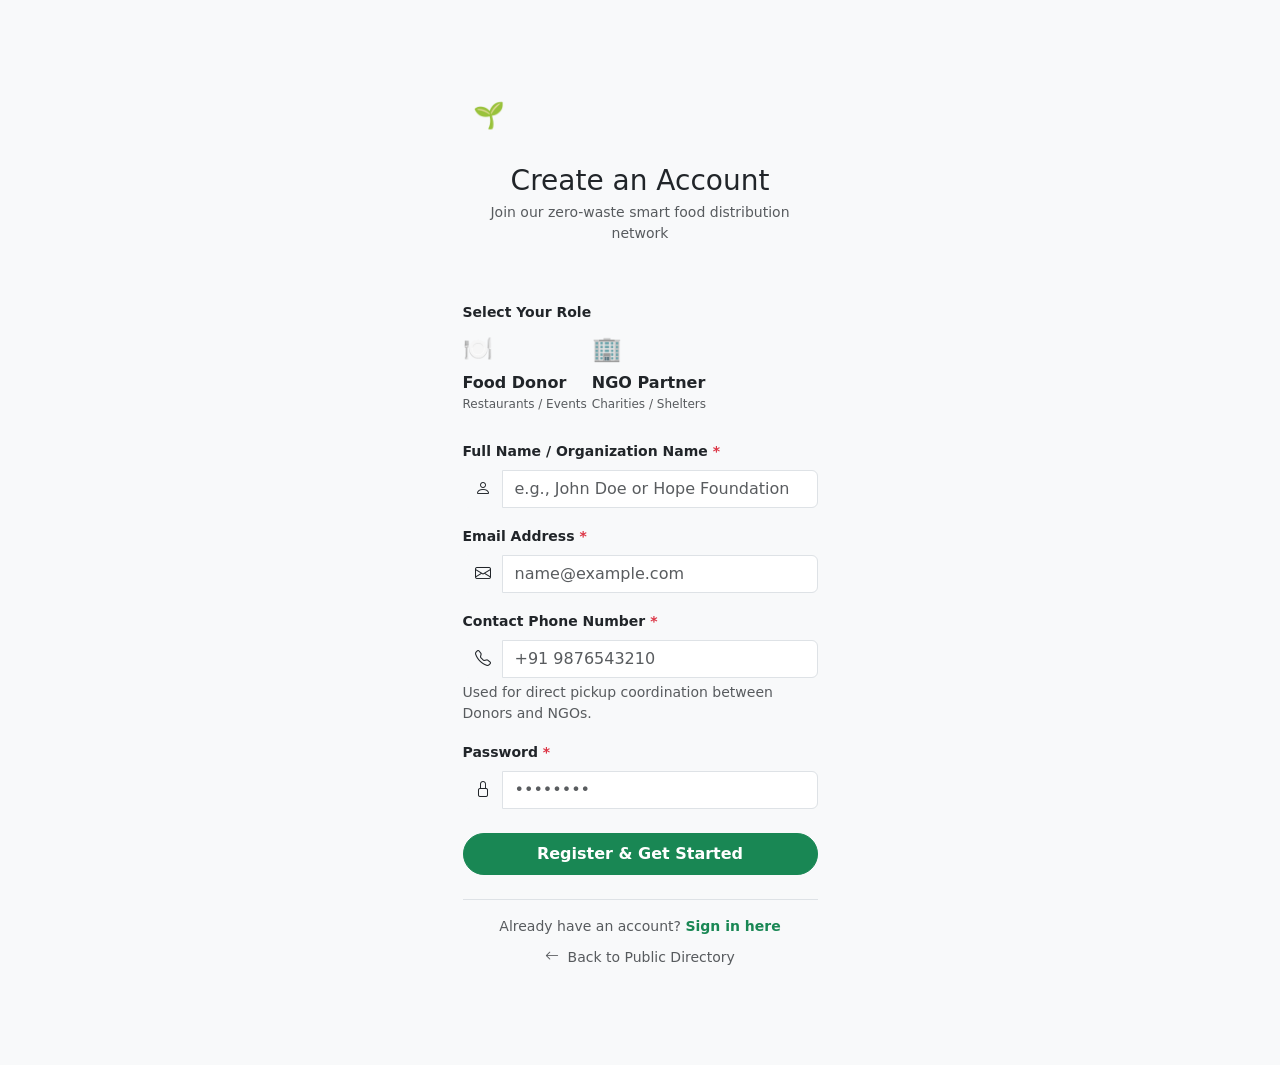
<file: src/main/resources/templates/register.html>
<!DOCTYPE html>
<html xmlns:th="http://www.thymeleaf.org" lang="en">
<head>
    <meta charset="UTF-8">
    <meta name="viewport" content="width=device-width, initial-scale=1.0">
    <title>Create Account - Smart Food Donation System</title>
    <!-- Bootstrap 5 CSS -->
    <link rel="stylesheet" href="https://cdn.jsdelivr.net/npm/bootstrap@5.3.2/dist/css/bootstrap.min.css">
    <link rel="stylesheet" href="https://cdn.jsdelivr.net/npm/bootstrap-icons@1.11.3/font/bootstrap-icons.min.css">
    <!-- Custom Design System Stylesheet -->
    <link rel="stylesheet" th:href="@{/css/style.css}">
</head>
<body class="d-flex flex-column min-vh-100 bg-light">

<!-- Include Reusable Navbar -->
<div th:replace="~{fragments/navbar :: navbar}"></div>

<main class="flex-grow-1 d-flex align-items-center py-5">
    <div class="container">
        <div class="row justify-content-center">
            <div class="col-md-8 col-lg-6 col-xl-5">

                <div class="auth-card p-4 p-md-5">
                    <div class="text-center mb-4">
                        <div class="brand-badge mb-3" style="width: 52px; height: 52px; font-size: 1.6rem;">🌱</div>
                        <h3 class="fw-extrabold text-dark mb-1">Create an Account</h3>
                        <p class="text-muted small">Join our zero-waste smart food distribution network</p>
                    </div>

                    <!-- Error Alert -->
                    <div th:if="${error}" class="custom-alert custom-alert-danger small py-2" th:text="${error}"></div>
                    <div th:if="${errorMessage}" class="custom-alert custom-alert-danger small py-2" th:text="${errorMessage}"></div>

                    <form th:action="@{/register}" th:object="${user}" method="post">
                        <!-- Role Choice -->
                        <div class="mb-4">
                            <label class="form-label fw-bold text-dark small mb-2">Select Your Role</label>
                            <div class="role-selector">
                                <label class="role-option" id="donorOption">
                                    <input type="radio" th:field="*{role}" value="DONOR" class="d-none" checked onchange="updateRoleUi()">
                                    <div class="fs-4 mb-1">🍽️</div>
                                    <div class="fw-bold fs-6">Food Donor</div>
                                    <div class="small text-muted" style="font-size: 0.75rem;">Restaurants / Events</div>
                                </label>
                                <label class="role-option" id="ngoOption">
                                    <input type="radio" th:field="*{role}" value="NGO" class="d-none" onchange="updateRoleUi()">
                                    <div class="fs-4 mb-1">🏢</div>
                                    <div class="fw-bold fs-6">NGO Partner</div>
                                    <div class="small text-muted" style="font-size: 0.75rem;">Charities / Shelters</div>
                                </label>
                            </div>
                        </div>

                        <!-- Name -->
                        <div class="mb-3">
                            <label class="form-label fw-bold text-dark small">Full Name / Organization Name <span class="text-danger">*</span></label>
                            <div class="input-group">
                                <span class="input-group-text bg-light border-0"><i class="bi bi-person text-emerald"></i></span>
                                <input type="text" th:field="*{name}" class="form-control form-control-custom" required placeholder="e.g., John Doe or Hope Foundation">
                            </div>
                        </div>

                        <!-- Email -->
                        <div class="mb-3">
                            <label class="form-label fw-bold text-dark small">Email Address <span class="text-danger">*</span></label>
                            <div class="input-group">
                                <span class="input-group-text bg-light border-0"><i class="bi bi-envelope text-emerald"></i></span>
                                <input type="email" th:field="*{email}" class="form-control form-control-custom" required placeholder="name@example.com">
                            </div>
                        </div>

                        <!-- Phone -->
                        <div class="mb-3">
                            <label class="form-label fw-bold text-dark small">Contact Phone Number <span class="text-danger">*</span></label>
                            <div class="input-group">
                                <span class="input-group-text bg-light border-0"><i class="bi bi-telephone text-emerald"></i></span>
                                <input type="tel" th:field="*{phone}" class="form-control form-control-custom" required placeholder="+91 9876543210">
                            </div>
                            <div class="form-text small text-muted">Used for direct pickup coordination between Donors and NGOs.</div>
                        </div>

                        <!-- Password -->
                        <div class="mb-4">
                            <label class="form-label fw-bold text-dark small">Password <span class="text-danger">*</span></label>
                            <div class="input-group">
                                <span class="input-group-text bg-light border-0"><i class="bi bi-lock text-emerald"></i></span>
                                <input type="password" th:field="*{password}" class="form-control form-control-custom" required placeholder="••••••••">
                            </div>
                        </div>

                        <button type="submit" class="btn btn-success btn-lg w-100 rounded-pill fw-semibold shadow-md py-2 fs-6">
                            Register & Get Started
                        </button>
                    </form>

                    <div class="text-center mt-4 pt-3 border-top">
                        <p class="text-muted small mb-2">
                            Already have an account?
                            <a href="/login" class="text-success fw-bold text-decoration-none">Sign in here</a>
                        </p>
                        <a href="/" class="text-muted small text-decoration-none">
                            <i class="bi bi-arrow-left me-1"></i> Back to Public Directory
                        </a>
                    </div>
                </div>

            </div>
        </div>
    </div>
</main>

<!-- Include Reusable Footer -->
<div th:replace="~{fragments/footer :: footer}"></div>

<!-- Bootstrap JS Bundle -->
<script src="https://cdn.jsdelivr.net/npm/bootstrap@5.3.2/dist/js/bootstrap.bundle.min.js"></script>
<script>
    function updateRoleUi() {
        const donorRadio = document.querySelector('input[value="DONOR"]');
        const ngoRadio = document.querySelector('input[value="NGO"]');
        const donorOpt = document.getElementById('donorOption');
        const ngoOpt = document.getElementById('ngoOption');

        if (donorRadio && donorRadio.checked) {
            donorOpt.classList.add('active');
            ngoOpt.classList.remove('active');
        } else if (ngoOpt) {
            ngoOpt.classList.add('active');
            donorOpt.classList.remove('active');
        }
    }
    // Initialize UI on page load
    document.addEventListener('DOMContentLoaded', updateRoleUi);
</script>
</body>
</html>
</file>
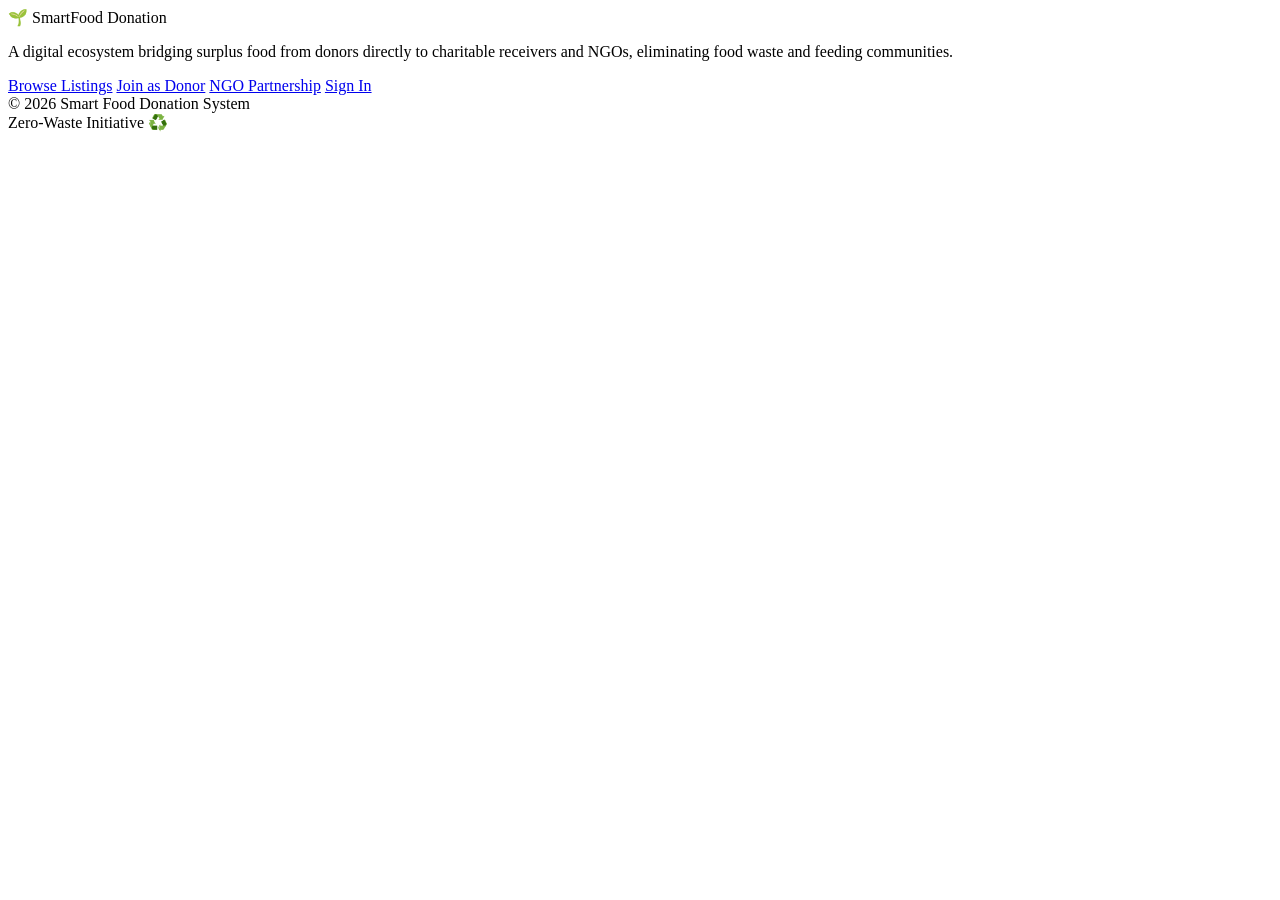
<file: src/main/resources/templates/fragments/footer.html>
<!DOCTYPE html>
<html xmlns:th="http://www.thymeleaf.org">
<body>
<footer th:fragment="footer" class="footer-custom text-white py-5 mt-auto">
    <div class="container">
        <div class="row gy-4 align-items-center">
            <div class="col-lg-5 text-center text-lg-start">
                <div class="d-flex align-items-center justify-content-center justify-content-lg-start gap-2 mb-2">
                    <span class="brand-badge" style="width: 32px; height: 32px; font-size: 1rem;">🌱</span>
                    <span class="fw-bold fs-5 text-white">Smart<span class="text-success">Food</span> Donation</span>
                </div>
                <p class="text-secondary small mb-0 pe-lg-4">
                    A digital ecosystem bridging surplus food from donors directly to charitable receivers and NGOs, eliminating food waste and feeding communities.
                </p>
            </div>

            <div class="col-lg-4 text-center">
                <div class="d-flex justify-content-center gap-4 text-secondary small">
                    <a href="/" class="text-secondary text-decoration-none hover-white">Browse Listings</a>
                    <a href="/register" class="text-secondary text-decoration-none hover-white">Join as Donor</a>
                    <a href="/register" class="text-secondary text-decoration-none hover-white">NGO Partnership</a>
                    <a href="/login" class="text-secondary text-decoration-none hover-white">Sign In</a>
                </div>
            </div>

            <div class="col-lg-3 text-center text-lg-end">
                <div class="small text-secondary mb-1">
                    &copy; 2026 Smart Food Donation System
                </div>
                <span class="badge bg-dark border border-secondary border-opacity-25 text-success rounded-pill px-3 py-1 small">
                    Zero-Waste Initiative ♻️
                </span>
            </div>
        </div>
    </div>
</footer>
</body>
</html>
</file>
